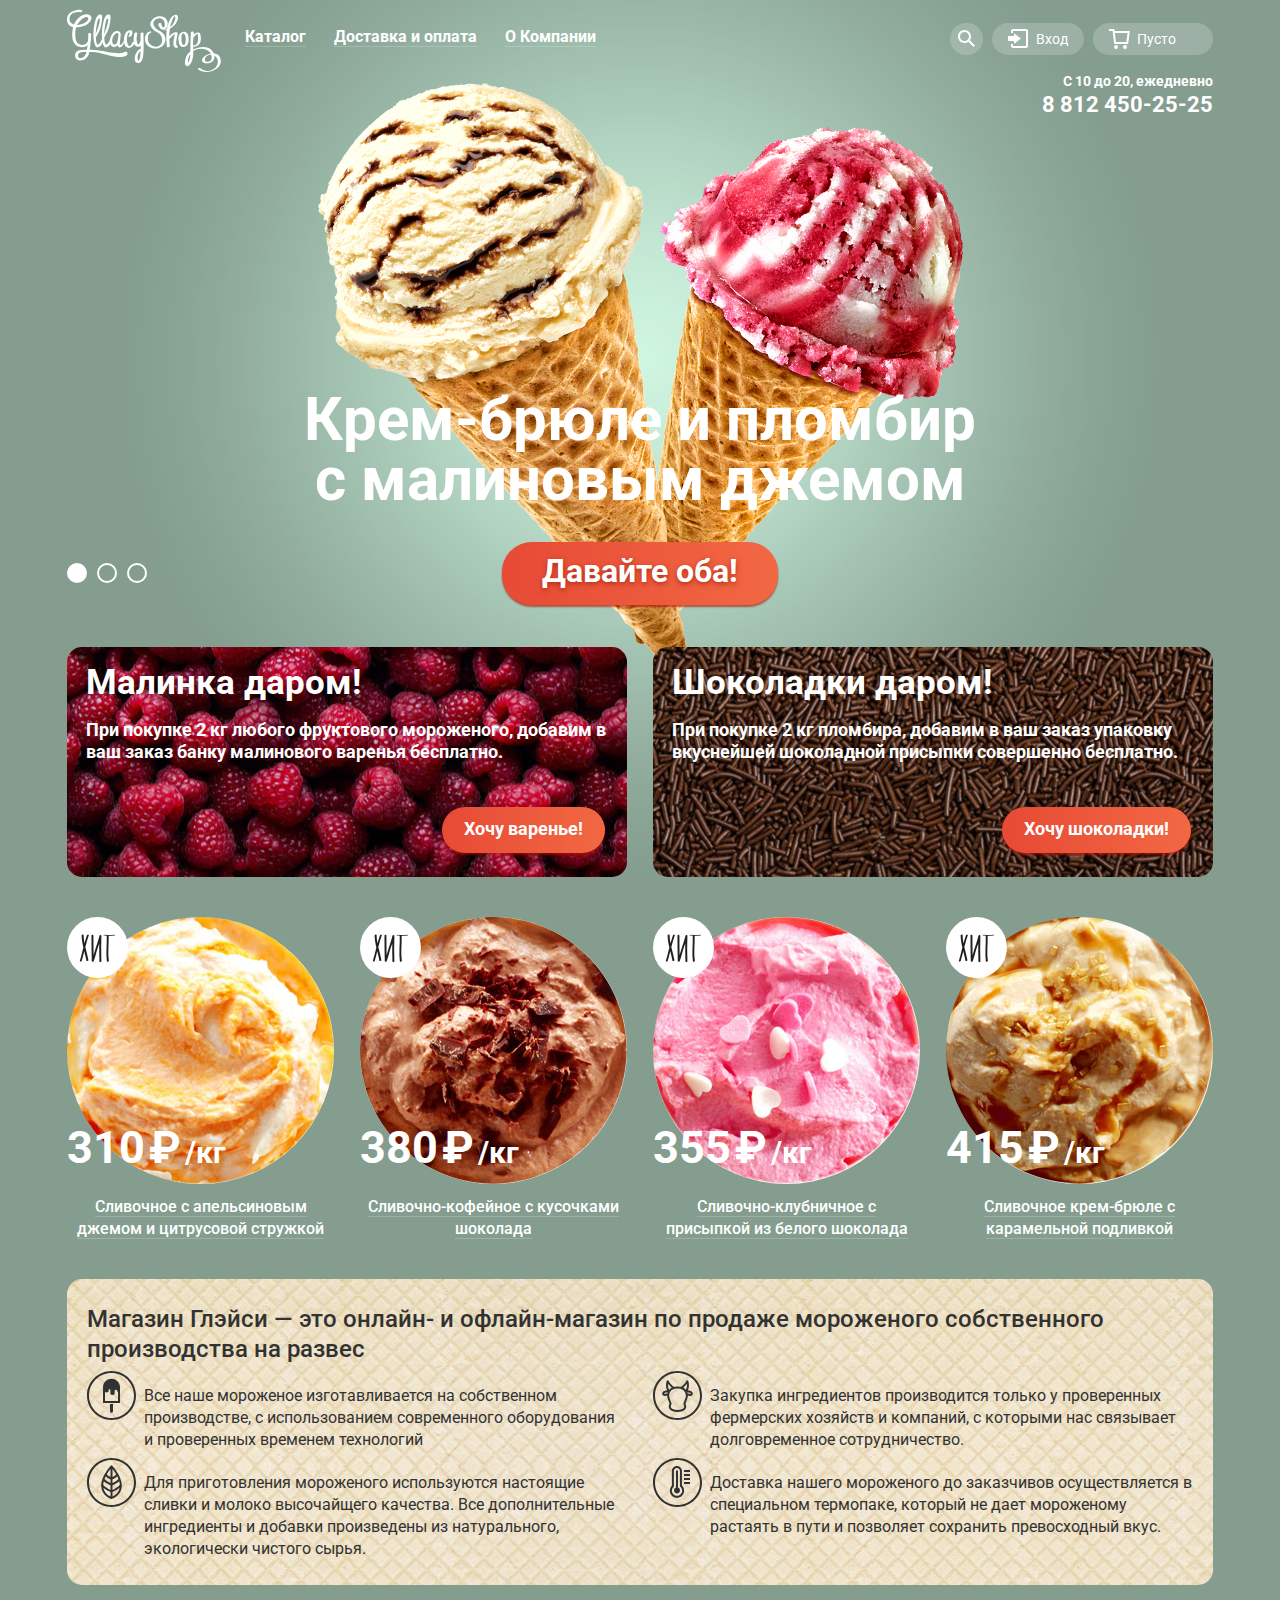
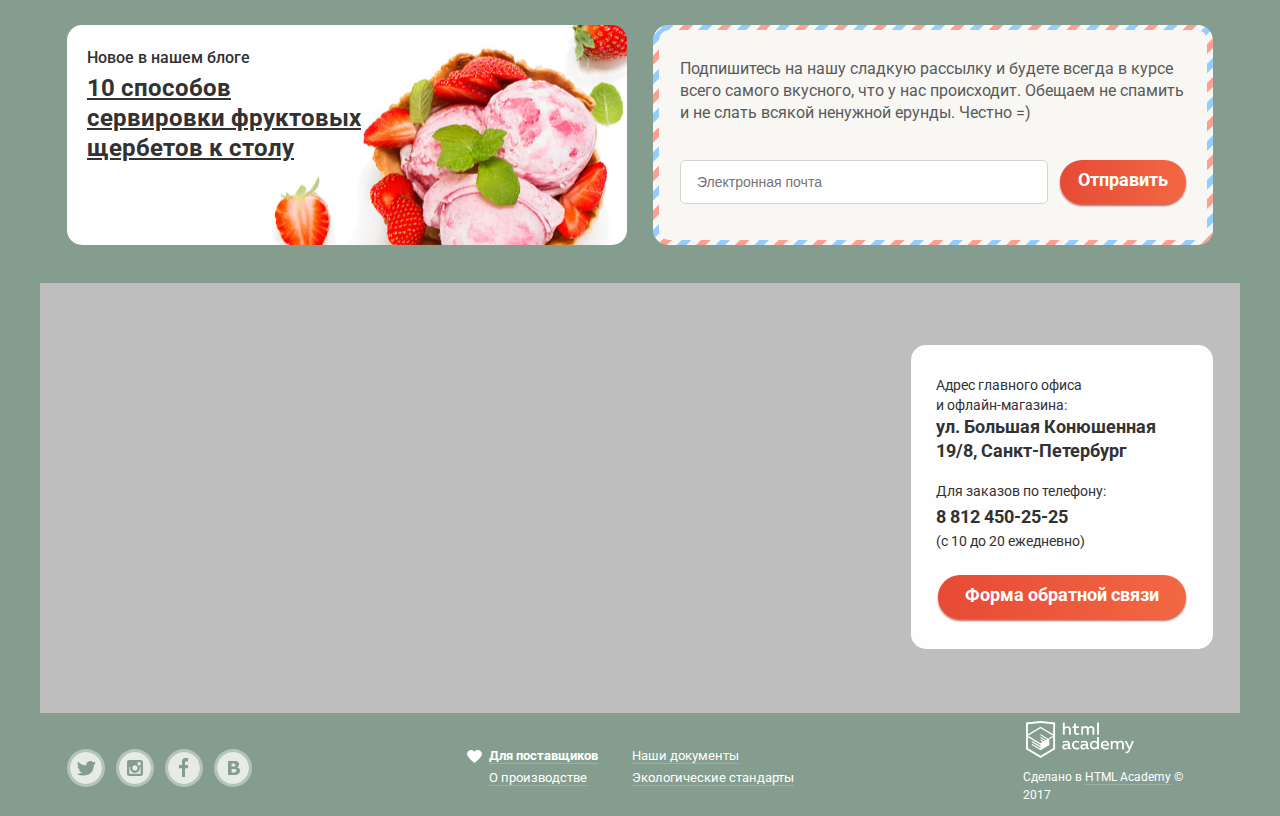
<file: index.html>
﻿<!DOCTYPE html>
<html lang="ru">
  <head>
    <meta charset="utf-8">  
    <title>HTML Academy: Глейси</title>
    <link href="css/normalize.css" rel="stylesheet">
    <link href="https://fonts.googleapis.com/css?family=Roboto:400,500,700&amp;subset=cyrillic" rel="stylesheet">
    <link href="css/style.css" rel="stylesheet">
  </head>
  <body>
    <input class="visually_hidden" type="radio" name="promo_control" id="promo_control_1" checked> 
    <input class="visually_hidden" type="radio" name="promo_control" id="promo_control_2">
    <input class="visually_hidden" type="radio" name="promo_control" id="promo_control_3">
    <div class="cite_wrapper">
        <header class="main_header">
          <nav class="main_nav">
            <div class="wrapper_central">
              <a class="main_logo">
                <img src=img/logo_main.svg alt="логотип" width="154" height="64">
              </a>

              <ul class="main_nav_list">
                <li class="main_nav_list_item catalog_menu">
                  <a class="catalog_menu_control"><span class="underlined">Каталог</span></a>
                  <div class="catalog_menu_dropdown_wrapper">
                    <ul class="catalog_menu_dropdown">
                      <li><a><span class="catalog_menu_dropdown_novelties">Новинки</span></a></li>
                      <li><a href="catalog.html" class="catalog_menu_dropdown_selected">Сливочное</a></li>
                      <li><a>Щербеты</a></li>
                      <li><a>Фруктовый лед</a></li>
                      <li><a>Мелорин</a></li>
                    </ul>
                  </div>
                </li>
                <li class="main_nav_list_item delivery">
                  <a href="delivery.html"><span class="underlined">Доставка и оплата</span></a>
                </li>
                <li class="main_nav_list_item about_company">
                  <a href="about.html"><span class="underlined">О Компании</span></a>
                </li>
              </ul>

              <div class="user_nav">
                <div class="user_nav_item nav_search">
                  <div class="nav_form_wrap">
                    <form class="nav_search_form" action="https://echo.htmlacademy.ru" method="get">
                      <label class="visually_hidden" for="nav_search_input">Поиск</label>
                      <input class="user_input" type="text" id="nav_search_input" placeholder="Что ищем?">
                    </form>
                  </div>
                </div>

                <div class="user_nav_item nav_auth">
                  <span>Вход</span>
                  <div class="nav_form_wrap">
                    <form class="nav_auth_form" action="https://echo.htmlacademy.ru" method="post">
                      <div class="nav_auth_user_email">
                        <label class="visually_hidden" for="nav_auth_user_email_input">Электронная почта</label>
                        <input class="user_input" type="text" id="nav_auth_user_email_input" name="user_email" placeholder="Электронная почта">
                      </div>
                      <div class="nav_auth_user_password">
                        <label class="visually_hidden" for="nav_auth_user_password_input">Пароль</label>
                        <input class="user_input" type="password" id="nav_auth_user_password_input" name="user_password" placeholder="Пароль"> 
                      </div>
                      <button class="button_go" name="auth_request" type="submit">Войти</button>
                      <div class="nav_auth_links">
                        <a class="nav_auth_links_item">Забыли пароль?</a>
                        <a class="nav_auth_links_item">Новая регистрация</a>
                      </div>
                    </form>
                  </div>
                </div>

                <div class="user_nav_item nav_cart empty">
                  <span>Пусто</span>
                </div>
              </div>
            </div>
          </nav>
          <div class="wrapper_central">
            <p class="phone_contacts">
              <span>С 10 до 20, ежедневно</span><br>
              <span>8 812 450-25-25</span>
            </p>
          </div>
        </header>

        <main>
          <h1 class="visually_hidden">Магазин мороженого Глейси</h1>
          <section class="promo">
            <div class="wrapper_central">
              <h2 class="visually_hidden">Текущие акции</h2>
              <div class="promo_control_wrap">
                <label for="promo_control_1">Первая</label>
                <label for="promo_control_2">Вторая</label>
                <label for="promo_control_3">Третья</label>
              </div>
              <div class="promo_content">
                <p class="promo_content_item promo_slide_1">Крем-брюле и пломбир с малиновым джемом</p>
                <p class="promo_content_item promo_slide_2">Шоколадный пломбир и лимонный сорбет</p>
                <p class="promo_content_item promo_slide_3">Пломбир с помадкой и клубничный щербет</p>
                <button class="promo_button button_go" type="button">Давайте оба!</button>
              </div>
            </div>
          </section>

          <section class="bonus">
            <div class="wrapper_central">
              <h2 class="visually_hidden">Бонусы при покупке</h2>
              <ul class="bonus_list">
                <li class="bonus_list_item bonus_raspberry">
                  <h3>Малинка даром!</h3>
                  <p>
                    При покупке 2 кг любого фруктового мороженого, 
                    добавим в ваш заказ банку малинового варенья бесплатно.
                  </p>
                  <button class="bonus_submit button_go" type="button">Хочу варенье!</button>
                </li>
                <li class="bonus_list_item bonus_chocolate">
                  <h3>Шоколадки даром!</h3>
                  <p>
                    При покупке 2 кг пломбира, добавим в ваш заказ упаковку
                    вкуснейшей шоколадной присыпки совершенно бесплатно.
                  </p>
                  <button class="bonus_submit button_go" type="button">Хочу шоколадки!</button>
                </li> 
              </ul>
            </div>
          </section>

          <section class="catalog">
            <div class="wrapper_central">
              <h2 class="visually_hidden">Каталог продукции</h2>

              <ul class="catalog_list">
                <li class="catalog_list_item">
                  <div class="catalog_list_item_img_container">
                    <img src="img/ice_cream_1.jpg" width="267" height="267" alt="мороженое сливочное с апельсиновым джемом">
                    <div class="catalog_list_item_price">
                      <span class="catalog_list_item_price_value">310</span>
                      <span class="catalog_list_item_price_currency">&#8381;</span>
                      <span class="catalog_list_item_price_unit">/кг</span>
                    </div>
                  </div>
                  <a class="catalog_list_item_link" href="catalog_item.html"><span class="underlined">Сливочное с апельсиновым джемом и цитрусовой стружкой</span></a>
                  <div class="catalog_list_item_hover">
                    <button class="catalog_list_item_hover_button button_go" type="button">Быстрый просмотр</button>
                  </div>
                </li>

                <li class="catalog_list_item">
                  <div class="catalog_list_item_img_container">
                    <img src="img/ice_cream_2.jpg" width="267" height="267" alt="мороженое cливочно-кофейное с кусочками шоколада">
                    <div class="catalog_list_item_price">
                      <span class="catalog_list_item_price_value">380</span>
                      <span class="catalog_list_item_price_currency">&#8381;</span>
                      <span class="catalog_list_item_price_unit">/кг</span>
                    </div>
                  </div>
                  <a class="catalog_list_item_link" href="catalog_item.html"><span class="underlined">Сливочно-кофейное с кусочками шоколада</span></a>
                  <div class="catalog_list_item_hover">
                    <button class="catalog_list_item_hover_button button_go" type="button">Быстрый просмотр</button>
                  </div>
                </li>

                <li class="catalog_list_item">
                  <div class="catalog_list_item_img_container">
                    <img src="img/ice_cream_3.jpg" width="267" height="267" alt="мороженое cливочно-клубничное с присыпкой из белого шоколада">
                    <div class="catalog_list_item_price">
                      <span class="catalog_list_item_price_value">355</span>
                      <span class="catalog_list_item_price_currency">&#8381;</span>
                      <span class="catalog_list_item_price_unit">/кг</span>
                    </div>
                  </div>
                  <a class="catalog_list_item_link" href="catalog_item.html"><span class="underlined">Сливочно-клубничное с присыпкой из белого шоколада</span></a>
                  <div class="catalog_list_item_hover">
                    <button class="catalog_list_item_hover_button button_go" type="button">Быстрый просмотр</button>
                  </div>
                </li>

                <li class="catalog_list_item">
                  <div class="catalog_list_item_img_container">
                    <img src="img/ice_cream_4.jpg" width="267" height="267" alt="мороженое cливочное крем-брюле с карамельной подливкой">
                    <div class="catalog_list_item_price">
                      <span class="catalog_list_item_price_value">415</span>
                      <span class="catalog_list_item_price_currency">&#8381;</span>
                      <span class="catalog_list_item_price_unit">/кг</span>
                    </div>
                  </div>
                  <a class="catalog_list_item_link" href="catalog_item.html"><span class="underlined">Сливочное крем-брюле с карамельной подливкой</span></a>
                  <div class="catalog_list_item_hover">
                    <button class="catalog_list_item_hover_button button_go" type="button">Быстрый просмотр</button>
                  </div>
                </li>
              </ul>
            </div>
          </section>

          <section class="about_us">
            <div class="wrapper_central">
              <h2>
                Магазин Глэйси — это онлайн- и офлайн-магазин по продаже 
                мороженого собственного производства на развес
              </h2>
              <p class="about_us_fact">
                Все наше мороженое изготавливается на собственном производстве, с использованием современного 
                оборудования и проверенных временем технологий
              </p>
              <p class="about_us_fact">
                Закупка ингредиентов  производится только у проверенных фермерских хозяйств и компаний, 
                с которыми нас связывает долговременное сотрудничество.
              </p>
              <p class="about_us_fact">
                Для приготовления мороженого используются настоящие сливки и молоко высочайщего качества. 
                Все дополнительные ингредиенты и добавки произведены из натурального, 
                экологически чистого сырья.
              </p>
              <p class="about_us_fact">
                Доставка нашего мороженого до заказчивов осуществляется в специальном термопаке, который 
                не дает мороженому растаять в пути и позволяет сохранить превосходный вкус.
              </p>
            </div>
          </section>

          <section class="communication">
            <div class="wrapper_central">
              <h2 class="visually_hidden">Блог и рассылка</h2>
              <article class="communication_blog">
                <p>Новое в нашем блоге</p>
                <h3><a>10 способов сервировки фруктовых щербетов к столу</a></h3>
              </article>
              <div class="communication_mailing">
                <form class="communication_mailing_form" action="https://echo.htmlacademy.ru" method="post">
                  <p class="communication_mailing_form_p">
                    Подпишитесь на нашу сладкую рассылку и будете всегда в курсе всего самого вкусного, что у нас происходит.
                    Обещаем не спамить и не слать всякой ненужной ерунды. Честно =) 
                  </p>
                  <label class="visually_hidden" for="communication_mailing_form_usermail">Электронная почта</label>
                  <input class="user_input" type="email" placeholder="Электронная почта" id="communication_mailing_form_usermail">
                  <button class="button_go" type="submit">Отправить</button>
                </form>
              </div>
            </div>
          </section>

          <section class="contacts">
            <h2 class="visually_hidden">Контакты</h2>
            <div class="wrapper_central">
              <div class="contacts_map">
                <iframe src="https://yandex.ru/map-widget/v1/-/CBaC6AVFXC" width="1200" height="430"></iframe>
                <img src="img/map.png" width="1200" height="430" alt="адрес ул. Большая Конюшенная 19/8, Санкт-Петербург">
              </div>
              <article class="contacts_text">
                <h3 class="contacts_offline">
                  Адрес главного офиса<br> и офлайн-магазина:<br>
                  <b>ул. Большая Конюшенная 19/8, Санкт-Петербург</b>
                </h3>
                <p class="contacts_online">
                  Для заказов по телефону:<br>
                  <b>8 812 450-25-25</b><br> 
                  (с 10 до 20 ежедневно)
                </p>  
                <button class="contacts_feedback button_go" type="button"><span>Форма обратной связи</span></button>
              </article>
            </div>
          </section>
        </main>

        <footer class="footer_main">
          <div class="wrapper_central">
            <ul class="company_social">
              <li class="twitter company_social_item"><a class="visually_hidden">twitter</a></li>
              <li class="inst company_social_item"><a class="visually_hidden">instagram</a></li>  
              <li class="fb company_social_item"><a class="visually_hidden">facebook</a></li>
              <li class="vk company_social_item"><a class="visually_hidden">vkontakte</a></li>
            </ul>
            <ul class="company_info">
              <li class="company_info_suppliers"><a><span class="underlined">Для поставщиков</span></a></li>
              <li><a><span class="underlined">Наши документы</span></a></li>
              <li><a><span class="underlined">О производстве</span></a></li> 
              <li><a><span class="underlined">Экологические стандарты</span></a></li>
            </ul>
            <div class="made_by">
              <img src="img/logo-htmlacademy.svg" alt="логотип студии" width="108" height="39">
              <p>Сделано в <a href="https://htmlacademy.ru"><span class="underlined">HTML Academy</span></a> © 2017</p>
            </div>
          </div>
        </footer>
      </div>

      <section class="feedback">
        <h2 class="visually_hidden">Форма обратной связи</h2>
        <form>
          <p>Мы обязательно вам ответим!</p>
          <button type="button" class="feedback_close_button">Закрыть</button>
          
          <div class="feedback_username">
            <label class="visually_hidden" for="feedback_username_input">Ваше имя</label>
            <input class="user_input" type="text" placeholder="Как вас зовут?" id="feedback_username_input">
          </div>

          <div class="feedback_usermail">
            <label class="visually_hidden" for="feedback_usermail_input">Ваша почта для ответа</label>
            <input class="user_input" type="email" placeholder="Ваша почта для ответа" id="feedback_usermail_input">
          </div>

          <div class="feedback_usertext">
            <label class="visually_hidden" for="feedback_usertext_input">Напишите что-нибудь</label>
            <textarea class="user_input" rows="3" placeholder="Напишите что-нибудь..." id="feedback_usertext_input"></textarea>
          </div>

          <button class="feedback_submit button_go" type="submit">Отправить</button>
        </form>
      </section>
      <div class="darkening_wrapper"></div> 
    <script src="js/script.js"></script>
  </body>
</html>
</file>
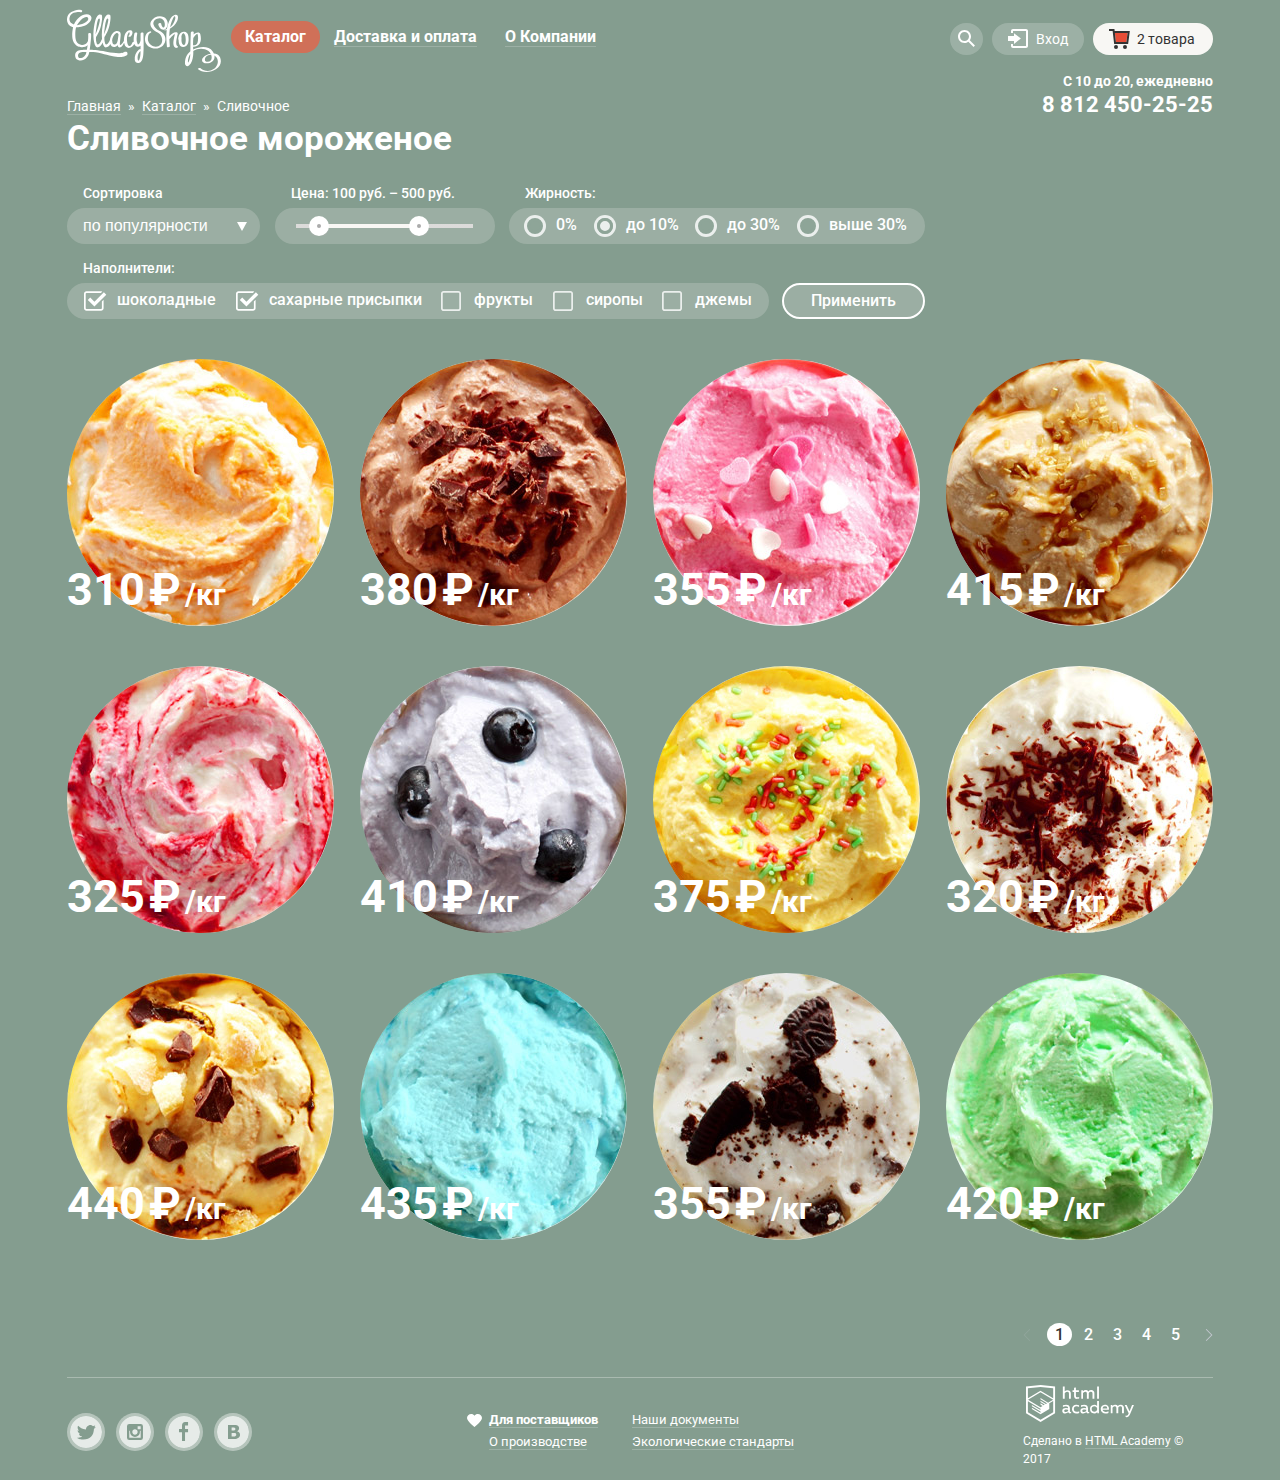
<file: catalog.html>
<!DOCTYPE html>
<html lang="ru">
  <head>  
    <meta charset="utf-8">
    <title>Каталог</title>
    <link href="css/normalize.css" rel="stylesheet">
    <link href="https://fonts.googleapis.com/css?family=Roboto:400,500,700&amp;subset=cyrillic" rel="stylesheet">
    <link href="css/style.css" rel="stylesheet">
  </head>
  <body class="catalog_page">
    <header class="main_header">
      <nav class="main_nav">
        <div class="wrapper_central">
          <a class="main_logo main_nav_item" href="index.html">
            <img src=img/logo_main.svg alt="логотип" width="154" height="64">
          </a>

          <ul class="main_nav_list">
            <li class="main_nav_list_item catalog_menu">
              <a class="catalog_menu_control"><span>Каталог</span></a>
              <div class="catalog_menu_dropdown_wrapper">
                <ul class="catalog_menu_dropdown">
                  <li><a><span class="catalog_menu_dropdown_novelties">Новинки</span></a></li>
                  <li><a href="catalog.html" class="catalog_menu_dropdown_selected">Сливочное</a></li>
                  <li><a>Щербеты</a></li>
                  <li><a>Фруктовый лед</a></li>
                  <li><a>Мелорин</a></li>
                </ul>
              </div>
            </li>
            <li class="main_nav_list_item delivery">
              <a href="delivery.html"><span class="underlined">Доставка и оплата</span></a>
            </li>
            <li class="main_nav_list_item about_company">
              <a href="about.html"><span class="underlined">О Компании</span></a>
            </li>
          </ul>

          <div class="user_nav main_nav_item">
            <div class="user_nav_item nav_search">
              <div class="nav_form_wrap">
                <form class="nav_search_form" action="https://echo.htmlacademy.ru" method="get">
                  <label class="visually_hidden" for="nav_search_form_input">Поиск</label>
                  <input class="user_input" type="text" id="nav_search_form_input" placeholder="Что ищем?">
                </form>
              </div>
            </div>

            <div class="user_nav_item main_nav_item nav_auth">
              <span>Вход</span>
              <div class="nav_form_wrap">
                <form class="nav_auth_form" action="https://echo.htmlacademy.ru" method="post">
                  <div class="nav_auth_user_email">
                    <label class="visually_hidden" for="nav_auth_user_email_input">Электронная почта</label>
                    <input class="user_input" type="text" id="nav_auth_user_email_input" name="user_email" placeholder="Электронная почта">
                  </div>
                  <div class="nav_auth_user_password">
                    <label class="visually_hidden" for="nav_auth_user_password_input">Пароль</label>
                    <input class="user_input" type="password" id="nav_auth_user_password_input" name="user_password" placeholder="Пароль"> 
                  </div>
                  <button class="button_go" name="auth_request" type="submit">Войти</button>
                  <div class="nav_auth_links">
                    <a class="nav_auth_links_item">Забыли пароль?</a>
                    <a class="nav_auth_links_item">Новая регистрация</a>
                  </div>
                </form>
              </div>
            </div>

            <div class="user_nav_item main_nav_item nav_cart full">
              <span>2 товара</span>
              <div class="nav_form_wrap">
                <form class="nav_cart_form" action="https://echo.htmlacademy.ru" method="post">  
                  <div class="nav_cart_content">
                    <ul class="nav_cart_item">
                      <li class="nav_cart_item_close"><button class="nav_cart_item_close_button">Закрыть</button></li>
                      <li class="nav_cart_item_img"><img src="img/ice_cream_cart_1.jpg" width="33" height="33" alt="пломбир с апельсиновым джемом"></li>
                      <li class="nav_cart_item_name"><a>Пломбир с апельсиновым джемом</a></li>
                      <li class="nav_cart_item_kilo_price">1,5 кг х <span>200 руб.</span></li>
                      <li class="nav_cart_item_price">300 руб.</li>
                    </ul>
                    <ul class="nav_cart_item"> 
                      <li class="nav_cart_item_close"><button class="nav_cart_item_close_button">Закрыть</button></li>
                      <li class="nav_cart_item_img"><img src="img/ice_cream_cart_2.jpg" width="33" height="33" alt="клубничный пломбир с присыпкой из белого шоколада"></li>
                      <li class="nav_cart_item_name"><a>Клубничный пломбир с присыпкой из белого шоколада</a></li>
                      <li class="nav_cart_item_kilo_price">1,5 кг х <span>300 руб.</span></li>
                      <li class="nav_cart_item_price">450 руб.</li>
                    </ul>
                  </div>
                  <b>Итого: 750 руб.</b>
                  <button class="nav_cart_form_submit_button button_go" name="cart_submit" type="submit">Оформить заказ</button>
                </form>
              </div>
            </div>
          </div>
        </div>
      </nav>

      <div class="wrapper_central">
        <p class="phone_contacts">
          <span>С 10 до 20, ежедневно</span><br>
          <span>8 812 450-25-25</span>
        </p>
      </div>
    </header>
    
    <main>
      <h1 class="visually_hidden">Каталог магазина мороженого</h1>
      <section class="secondary_nav">
        <div class="wrapper_central">
          <ul class="secondary_nav_breadcrumbs">
            <li><a href="index.html"><span class="underlined">Главная</span></a></li>
            <li><span class="secondary_nav_breadcrumbs_delimiter">&raquo;</span></li>
            <li><a href="catalog.html"><span class="underlined">Каталог</span></a></li>
            <li><span class="secondary_nav_breadcrumbs_delimiter">&raquo;</span></li>
            <li>Сливочное</li>
          </ul>
          <h2>Сливочное мороженое</h2>
        </div>
      </section>
      <section class="product_filter">
        <div class="wrapper_central">
          <h2 class="visually_hidden">Фильтр каталога продукции</h2>
          <form class="product_filter_form" action="https://echo.htmlacademy.ru" method="get">
            <div class="product_filter_sort">
              <label for="product_filter_sort_select" class="filter_criteria_name">Сортировка</label>
              <select class="product_filter_control" id="product_filter_sort_select">
                <option>по популярности</option> 
                <option>сначала недорогие</option>
                <option>сначала дорогие</option>
                <option>по жирности</option>
              </select>           
            </div>
            <div class="product_filter_price">
              <span class="filter_criteria_name">Цена: 100 руб. – 500 руб.</span>
              <div class="product_filter_price_range product_filter_control">
                <div class="product_filter_price_range_line"></div>
              </div> 
            </div>
            <div class="product_filter_fat_content">
              <fieldset>
                <legend class="filter_criteria_name">Жирность:</legend>
                <div class="product_filter_control">
                  <input type="radio" name="fat_content_select_item" id="product_filter_fat_content_0">
                  <label for="product_filter_fat_content_0">0%</label>
                  <input type="radio" name="fat_content_select_item" id="product_filter_fat_content_less10" checked>
                  <label for="product_filter_fat_content_less10">до 10%</label>
                  <input type="radio" name="fat_content_select_item" id="product_filter_fat_content_less30">
                  <label for="product_filter_fat_content_less30">до 30%</label>
                  <input type="radio" name="fat_content_select_item" id="product_filter_fat_content_more30">
                  <label for="product_filter_fat_content_more30">выше 30%</label>
                </div>
              </fieldset>
            </div> 
            <div class="product_filter_fillers">
              <fieldset>
                <legend class="filter_criteria_name">Наполнители:</legend>
                <div class="product_filter_control">
                  <input type="checkbox" name="choco" id="product_filter_fillers_choco" checked>
                  <label for="product_filter_fillers_choco">шоколадные</label>
                  <input type="checkbox" name="sugar" id="product_filter_fillers_sugar" checked>
                  <label for="product_filter_fillers_sugar">сахарные присыпки</label>
                  <input type="checkbox" name="fruits" id="product_filter_fillers_fruits">
                  <label for="product_filter_fillers_fruits">фрукты</label>
                  <input type="checkbox" name="syrup" id="product_filter_fillers_syrop">
                  <label for="product_filter_fillers_syrop">сиропы</label>
                  <input type="checkbox" name="jam" id="product_filter_fillers_jam">
                  <label for="product_filter_fillers_jam">джемы</label>
                </div>
              </fieldset>
            </div>
            <button class="submit_filter" type="submit">Применить</button>
          </form>
        </div>
      </section>

      <section class="product_result">
        <div class="wrapper_central">
          <h2 class="visually_hidden">Каталог продукции</h2>
          <ul class="catalog_list">

            <li class="catalog_list_item">
              <div class="catalog_list_item_img_container">
                <img src="img/ice_cream_1.jpg" width="267" height="267" alt="мороженое сливочное с апельсиновым джемом">
                <div class="catalog_list_item_price">
                  <span class="catalog_list_item_price_value">310</span>
                  <span class="catalog_list_item_price_currency">&#8381;</span>
                  <span class="catalog_list_item_price_unit">/кг</span>
                </div>
              </div>
              <div class="catalog_list_item_hover">
                <a class="catalog_list_item_link" href="catalog_item.html"><span class="underlined">Сливочное с апельсиновым джемом и цитрусовой стружкой</span></a>
                <button class="catalog_list_item_hover_button button_go" type="button">Быстрый просмотр</button>
              </div>
            </li>

            <li class="catalog_list_item">
              <div class="catalog_list_item_img_container">
                <img src="img/ice_cream_2.jpg"  width="267" height="267" alt="мороженое сливочно-кофейное с кусочками шоколада">
                <div class="catalog_list_item_price">
                  <span class="catalog_list_item_price_value">380</span>
                  <span class="catalog_list_item_price_currency">&#8381;</span>
                  <span class="catalog_list_item_price_unit">/кг</span>
                </div>
              </div>
              <div class="catalog_list_item_hover">
                <a class="catalog_list_item_link" href="catalog_item.html"><span class="underlined">Сливочно-кофейное с кусочками шоколада</span></a>
                <button class="catalog_list_item_hover_button button_go" type="button">Быстрый просмотр</button>
              </div>
            </li>
            <li class="catalog_list_item">
              <div class="catalog_list_item_img_container">
                <img src="img/ice_cream_3.jpg" width="267" height="267" alt="мороженое сливочно-клубничное">
                <div class="catalog_list_item_price">
                  <span class="catalog_list_item_price_value">355</span>
                  <span class="catalog_list_item_price_currency">&#8381;</span>
                  <span class="catalog_list_item_price_unit">/кг</span>
                </div>
              </div>
              <div class="catalog_list_item_hover">
                <a class="catalog_list_item_link" href="catalog_item.html"><span class="underlined">Сливочно-клубничное с присыпкой из белого шоколада</span></a>
                <button class="catalog_list_item_hover_button button_go" type="button">Быстрый просмотр</button>
              </div>
            </li>
            <li class="catalog_list_item">
              <div class="catalog_list_item_img_container">
                <img src="img/ice_cream_4.jpg" width="267" height="267" alt="мороженое сливочное крем-брюле с карамельной подливкой">
                <div class="catalog_list_item_price">
                  <span class="catalog_list_item_price_value">415</span>
                  <span class="catalog_list_item_price_currency">&#8381;</span>
                  <span class="catalog_list_item_price_unit">/кг</span>
                </div>
              </div>
              <div class="catalog_list_item_hover">
                <a class="catalog_list_item_link" href="catalog_item.html"><span class="underlined">Сливочное крем-брюле с карамельной подливкой</span></a>
                <button class="catalog_list_item_hover_button button_go" type="button">Быстрый просмотр</button>
              </div>
            </li>
            <li class="catalog_list_item">
              <div class="catalog_list_item_img_container">
                <img src="img/ice_cream_5.jpg"  width="267" height="267" alt="мороженое сливочное с брусничным джемом">
                <div class="catalog_list_item_price">
                  <span class="catalog_list_item_price_value">325</span>
                  <span class="catalog_list_item_price_currency">&#8381;</span>
                  <span class="catalog_list_item_price_unit">/кг</span>
                </div>
              </div>
              <div class="catalog_list_item_hover">
                <a class="catalog_list_item_link" href="catalog_item.html"><span class="underlined">Сливочное с брусничным джемом</span></a>
                <button class="catalog_list_item_hover_button button_go" type="button">Быстрый просмотр</button>
              </div>
            </li>
            <li class="catalog_list_item">
              <div class="catalog_list_item_img_container">
                <img src="img/ice_cream_6.jpg"  width="267" height="267" alt="мороженое сливочно-черничное"> 
                <div class="catalog_list_item_price">
                  <span class="catalog_list_item_price_value">410</span>
                  <span class="catalog_list_item_price_currency">&#8381;</span>
                  <span class="catalog_list_item_price_unit">/кг</span>
                </div>
              </div>
              <div class="catalog_list_item_hover">
                <a class="catalog_list_item_link" href="catalog_item.html"><span class="underlined">Сливочно-черничное с цельными ягодами черники</span></a>
                <button class="catalog_list_item_hover_button button_go" type="button">Быстрый просмотр</button>
              </div>
            </li>
            <li class="catalog_list_item">
              <div class="catalog_list_item_img_container">
                <img src="img/ice_cream_7.jpg" width="267" height="267" alt="мороженое сливочно-лимонное с карамельной присыпкой">
                <div class="catalog_list_item_price">
                  <span class="catalog_list_item_price_value">375</span>
                  <span class="catalog_list_item_price_currency">&#8381;</span>
                  <span class="catalog_list_item_price_unit">/кг</span>
                </div>
              </div>
              <div class="catalog_list_item_hover">
                <a class="catalog_list_item_link" href="catalog_item.html"><span class="underlined">Сливочно-лимонное с карамельной присыпкой</span></a>
                <button class="catalog_list_item_hover_button button_go" type="button">Быстрый просмотр</button>
              </div>
            </li>
            <li class="catalog_list_item">
              <div class="catalog_list_item_img_container">
                <img src="img/ice_cream_8.jpg" width="267" height="267" alt="мороженое сливочное с шоколадной стружкой">
                <div class="catalog_list_item_price">
                  <span class="catalog_list_item_price_value">320</span>
                  <span class="catalog_list_item_price_currency">&#8381;</span>
                  <span class="catalog_list_item_price_unit">/кг</span>
                </div>
              </div>
              <div class="catalog_list_item_hover">
                <a class="catalog_list_item_link" href="catalog_item.html"><span class="underlined">Сливочное с шоколадной стружкой</span></a>
                <button class="catalog_list_item_hover_button button_go" type="button">Быстрый просмотр</button>
              </div>
            </li>
            <li class="catalog_list_item">
              <div class="catalog_list_item_img_container">
                <img src="img/ice_cream_9.jpg" width="267" height="267" alt="мороженое сливочно-ванильное с кусочками шоколада">
                <div class="catalog_list_item_price">
                  <span class="catalog_list_item_price_value">440</span>
                  <span class="catalog_list_item_price_currency">&#8381;</span>
                  <span class="catalog_list_item_price_unit">/кг</span>
                </div>
              </div>
              <div class="catalog_list_item_hover">
                <a class="catalog_list_item_link" href="catalog_item.html"><span class="underlined">Сливочно-ванильное с кусочками шоколада</span></a>
                <button class="catalog_list_item_hover_button button_go" type="button">Быстрый просмотр</button>
              </div>
            </li>
            <li class="catalog_list_item">
              <div class="catalog_list_item_img_container">
                <img src="img/ice_cream_10.jpg" width="267" height="267" alt="мороженое сливочноe с ментоловым сиропом">
                <div class="catalog_list_item_price">
                  <span class="catalog_list_item_price_value">435</span>
                  <span class="catalog_list_item_price_currency">&#8381;</span>
                  <span class="catalog_list_item_price_unit">/кг</span>
                </div>
              </div>
              <div class="catalog_list_item_hover">
                <a class="catalog_list_item_link" href="catalog_item.html"><span class="underlined">Сливочноe с ментоловым сиропом</span></a>
                <button class="catalog_list_item_hover_button button_go" type="button">Быстрый просмотр</button>
              </div>
            </li>
            <li class="catalog_list_item">
              <div class="catalog_list_item_img_container">
                <img src="img/ice_cream_11.jpg"  width="267" height="267" alt="мороженое сливочное с кусочками черного шоколада">
                <div class="catalog_list_item_price">
                  <span class="catalog_list_item_price_value">355</span>
                  <span class="catalog_list_item_price_currency">&#8381;</span>
                  <span class="catalog_list_item_price_unit">/кг</span>
                </div>
              </div>
              <div class="catalog_list_item_hover">
                <a class="catalog_list_item_link" href="catalog_item.html"><span class="underlined">Сливочное с кусочками черного шоколада</span></a>
                <button class="catalog_list_item_hover_button button_go" type="button">Быстрый просмотр</button>
              </div>
            </li>
            <li class="catalog_list_item">
              <div class="catalog_list_item_img_container">
                <img src="img/ice_cream_12.jpg"  width="267" height="267" alt="мороженое сливочное с мятным сиропом">
                <div class="catalog_list_item_price">
                  <span class="catalog_list_item_price_value">420</span>
                  <span class="catalog_list_item_price_currency">&#8381;</span>
                  <span class="catalog_list_item_price_unit">/кг</span>
                </div>
              </div>
              <div class="catalog_list_item_hover">
                <a class="catalog_list_item_link" href="catalog_item.html"><span class="underlined">Сливочное с мятным сиропом</span></a>
                <button class="catalog_list_item_hover_button button_go" type="button">Быстрый просмотр</button>
              </div>
            </li>
          </ul>
          <div class="product_result_page_nav">
            <ul class="product_result_page_nav_list">
              <li class="product_result_page_nav_back"><a><span>назад</span></a></li>
              <li class="product_result_page_nav_list_item page_selected"><a>1</a></li>
              <li class="product_result_page_nav_list_item"><a>2</a></li>
              <li class="product_result_page_nav_list_item"><a>3</a></li>
              <li class="product_result_page_nav_list_item"><a>4</a></li>
              <li class="product_result_page_nav_list_item"><a>5</a></li>
              <li class="product_result_page_nav_forward"><a><span>вперед</span></a></li>
            </ul>
          </div>
        </div>
      </section>
    </main>

    <footer class="footer_main catalog_page_footer">
      <div class="wrapper_central">
        <ul class="company_social">
          <li class="twitter company_social_item"><a class="visually_hidden">twitter</a></li>
          <li class="inst company_social_item"><a class="visually_hidden">instagram</a></li>  
          <li class="fb company_social_item"><a class="visually_hidden">facebook</a></li>
          <li class="vk company_social_item"><a class="visually_hidden">vkontakte</a></li>
        </ul>
        <ul class="company_info">
          <li class="company_info_suppliers"><a><span class="underlined">Для поставщиков</span></a></li>
          <li><a><span class="underlined">Наши документы</span></a></li>
          <li><a><span class="underlined">О производстве</span></a></li>
          <li><a><span class="underlined">Экологические стандарты</span></a></li>
        </ul>
        <div class="made_by">
          <img src="img/logo-htmlacademy.svg" alt="логотип студии" width="110" height="45">
          <p>Сделано в <a href="https://htmlacademy.ru"><span class="underlined">HTML Academy</span></a> © 2017</p>
        </div>
      </div>
    </footer>

    <section class="feedback">
      <h2 class="visually_hidden">Форма обратной связи</h2>
      <form>
        <p>Мы обязательно вам ответим!</p>
        <button type="button" class="feedback_close">Закрыть</button>
        
        <div class="feedback_username">
          <label class="visually_hidden" for="feedback_username_input">Ваше имя</label>
          <input class="user_input" type="text" placeholder="Как вас зовут?" id="feedback_username_input">
        </div>

        <div class="feedback_usermail">
          <label class="visually_hidden" for="feedback_usermail_input">Ваша почта для ответа</label>
          <input class="user_input" type="email" placeholder="Ваша почта для ответа" id="feedback_usermail_input">
        </div>

        <div class="feedback_usertext">
          <label class="visually_hidden" for="feedback_usertext_input">Напишите что-нибудь</label>
          <textarea class="user_input" rows="3" placeholder="Напишите что-нибудь..." id="feedback_usertext_input"></textarea>
        </div>

        <button class="feedback_submit button_go" type="submit">Отправить</button>
      </form>
    </section>
  </body>
</html>
</file>
<file: css/style.css>
html {
    -webkit-box-sizing: border-box;
    box-sizing: border-box;
}

*, *::after, *::before {
    -webkit-box-sizing: inherit;
    box-sizing: inherit;
}

body {
    min-width: 1200px;
    margin: 0;
    padding: 0;
    font-family: "Roboto", "Arial", sans-serif;
    font-size: 16px;
    line-height: 22px;  
    font-weight: normal;
    color: #ffffff;
    background: #849d8f;
}

a {
    color: inherit;
    cursor: pointer;
    text-decoration: none;
}

a:hover, a:focus, a:active {
    color:#ffbc9e;
}

img {
    max-width: 100%;
    height: auto;
}

.user_input {
    height: 44px;
    width: 100%;
    padding-left: 14px;
    border: 1px solid #d3d3d2;
    border-radius: 5px;
    font-size: 14px;
    line-height: 24px;
    font-weight: normal;
    color: #323232;
}

.underlined {
    border-bottom: 1px solid rgba(255,255,255,0.2);
}

.button_go {
    padding: 8px 18px 12px;
    border: none;
    border-radius: 30px;
    font-family: "Roboto", "Arial", sans-serif;
    font-size: 18px;
    line-height: 24px; 
    font-weight: bold; 
    color: #ffffff;    
    background-image: -webkit-gradient( linear, left top, right top, from(rgb(231, 74, 53)), to(rgb(242,104,67)));    
    background-image: -webkit-linear-gradient( left, rgb(231, 74, 53) 0%, rgb(242,104,67) 100%);    
    background-image: -o-linear-gradient( left, rgb(231, 74, 53) 0%, rgb(242,104,67) 100%);    
    background-image: linear-gradient( 90deg, rgb(231, 74, 53) 0%, rgb(242,104,67) 100%);
    background-color: rgb(231, 74, 53);
    -webkit-box-shadow: 0px 2px 2px 0px rgba(172, 16, 0, 0.64);
    box-shadow: 0px 2px 2px 0px rgba(172, 16, 0, 0.64);
}

.wrapper_central {
    width: 1146px;
    margin: 0 auto;
}
  
.cite_wrapper { 
    min-width: 1200px;
    background: #849d8f url("../img/two_ice_creams_1.png") no-repeat top center;
}

.darkening_wrapper {
    width: 100%;
    height: 100%;
    top: 0;
    left: 0;
    position: fixed;
    background: rgba(0,0,0,0.3);
    display: none;
}

.darkening_on {
    display: block;
}

.visually_hidden {
    position: absolute;
    clip: rect(0 0 0 0);
    width: 1;
    height: 1;
    margin: -1;
}

.not_visible {
    display: none;
}

/*-----------------header-----------------------*/

.main_header {
    position: relative;
    margin-bottom: 25px;
}

.main_header .wrapper_central {
    position: relative;
}

.main_nav .wrapper_central {
    display: -webkit-box;
    display: -ms-flexbox;
    display: flex;
    -webkit-box-align: center;
    -ms-flex-align: center;
    align-items: center;
    -ms-flex-wrap: wrap;
    flex-wrap: wrap;
}

.main_nav_list {
    width: 406px;
    margin: 0;
    padding: 0;
    list-style: none;
}

.main_logo {
    width: 154px;
    height: 64px; 
    margin-top: 9px;   
}

.main_nav_list_item {
    display: inline-block;
    vertical-align: middle;
    font-size: 16px;
    line-height: 18px;
    font-weight: bold;
    margin-left: -4px;
}

li.main_nav_list_item:first-of-type {
    margin-left: 10px;
}

.main_nav_list_item a {
    padding: 7px 14px;
    -webkit-text-decoration-color: rgba(255,255,255, 0.5);
    text-decoration-color: rgba(255,255,255, 0.5);
}

.main_nav_list_item > a:hover {
    color: #323232;
    border-radius: 20px;
    background-color: #f8f7f4;
    text-decoration:none;
}

.main_nav_list_item > a:active {
    -webkit-box-shadow: inset 0px 2px 1px 0px #323232;
    box-shadow: inset 0px 2px 1px 0px #323232;
}

.catalog_menu {
    position: relative;
}

.catalog_menu_control {
    display: block;
    color: #ffffff;
    border-radius: 20px;
}

.catalog_menu_dropdown_wrapper {
    display: none;
    position: absolute;
    z-index: 15;
    top: 31px;
    left: 0;
    width: 145px;
    padding-top: 4px;
    font-size: 14px;
    line-height: 16px;
    font-weight: 400;
    color: #323232;
    border-radius: 5px;
}

.catalog_menu_dropdown {
    background-color: #f8f7f4;
    border-radius: 5px;
    list-style: none;
    padding: 0px;
}

.catalog_menu:hover .catalog_menu_dropdown_wrapper {
    display: block;
    -webkit-box-shadow: 0px 15px 25px 0px rgba(0,0,0,0.4);
    box-shadow: 0px 15px 25px 0px rgba(0,0,0,0.4);
}

.catalog_menu:hover .catalog_menu_control {
    padding: 7px 14px;
    color: #323232;
    border-radius: 20px;
    background-color: #f8f7f4;
    text-decoration: none;
}

.catalog_menu_dropdown a {
    display: block;
    text-decoration: none;
}

.catalog_menu_dropdown li:first-child a {
    border-top-left-radius: 5px;
    border-top-right-radius: 5px;
    padding-bottom: 0px;
} 

.catalog_menu_dropdown li:last-child a {  
    border-bottom-left-radius: 5px;
    border-bottom-right-radius: 5px;
}

.catalog_menu_dropdown_novelties {
    display: inline-block;
    width: 100%;
    padding-bottom: 7px;
    border-bottom: 1px solid rgba(0,0,0,0.2);
    font-weight: bold;
}

.catalog_menu_dropdown a:hover, .main_nav_catalog_dropdown a:focus {
    color: #323232;
    background-color: #fbded7; 
}

.catalog_menu_dropdown a:active {
    color: #323232;
    background-color: #f6b5a5;
}

/*--usernav--*/

.user_nav {
    display: -webkit-box;
    display: -ms-flexbox;
    display: flex;
    margin-left: auto;
    margin-top: 5px;
    -ms-flex-wrap: wrap;
    flex-wrap: wrap;
    width: 272px;
    -webkit-box-pack: justify;
    -ms-flex-pack: justify;
    justify-content: space-between;
    -webkit-box-align: center;
    -ms-flex-align: center;
    align-items: center;
}

.user_nav_item {
    position: relative;
    margin-left: 9px;   
    padding: 8px 12px 8px 44px;
    border: none;
    border-radius: 20px; 
    font-size: 14px;
    line-height: 16px;
    font-weight: normal;
    color: #ffffff;
    background-color: rgba(255,255,255,0.2);
}

.user_nav_item:hover {
    color: #323232;
    background-color: #f8f7f4;
}

.user_nav_item:hover .nav_form_wrap {
    display: block;
}

.nav_form_wrap {
    position: absolute;
    top: 32px;
    right: 0px;
    font-size: 13px;
    line-height: 16px;
    font-weight: normal;
    color: #323232;
    display: none;
    z-index: 10;
    padding-top: 4px;   
    background: transparent; 
    border-radius: 5px;
    -webkit-box-shadow: 0px 15px 25px 0px rgba(0,0,0,0.4);
    box-shadow: 0px 15px 25px 0px rgba(0,0,0,0.4);
}

.nav_form_wrap form {
    background-color: #f8f7f4;
    border-radius: 5px;
}

.nav_form_wrap b {
    font-size: 15px;
    line-height: 18px;
    font-weight: bold;
}

.nav_search {
	box-sizing: border-box;
    padding: 16px 0;
    -webkit-box-flex: 0;
    -ms-flex-positive: 0;
    flex-grow: 0;
    -ms-flex-preferred-size: 33px;
	width: 33px;
}

.nav_search::before {
    position: absolute;
    top: 7px;
    left: 8px;
    width: 17px;
    height: 17px;
    content: "";
    background: url("../img/search_icon.svg") no-repeat 0 0;
}

.nav_search:hover::before {
    background: url("../img/search_icon_dark.svg") no-repeat 0 0;
}

.nav_search .nav_form_wrap {
    width: 341px;
}

.nav_search_form {
    padding: 20px 15px;
}

.nav_auth {
	box-sizing: border-box;
	width: 92px;
}

.nav_auth::before {
    position: absolute;
    left: 16px;
    bottom: 7px;
    width: 21px;
    height: 19px;
    content: "";
    background: url("../img/auth_icon.svg") no-repeat 0 0;
}

.nav_auth:hover::before {
    background: url("../img/auth_icon_dark.svg") no-repeat 0 0;
}

.nav_auth .nav_form_wrap {
    width: 277px;
}

.nav_auth_form {
    padding: 20px 17px 20px 19px
}

.nav_auth_form .button_go {
    vertical-align: top;
    padding: 8px 25px 12px;
}

.nav_auth_user_email, .nav_auth_user_password {
    padding-bottom: 20px; 
}

.nav_auth_links {
    display: inline-block;
    width: 136px;
    margin-top: 2px;
    padding-left: 16px;
    vertical-align: top;
    text-decoration: underline;
}

.nav_auth_links_item {
    display: inline-block;
    margin-bottom: 6px;
    text-decoration: underline;
}

.nav_cart {
	box-sizing: border-box;
    -webkit-box-flex: 1;
    -ms-flex-positive: 1;
    flex-grow: 1;
}

.nav_cart.empty::before {
    content: "";
    width: 21px;
    height: 20px;
    bottom: 6px;
    left: 16px;
    position: absolute;
    background: url("../img/basket_empty_icon.svg") no-repeat 0 0;
}

.nav_cart.empty:hover::before {
    background: url("../img/basket_icon_dark.svg") no-repeat 0 0;
}

.nav_cart.full {
    color: #323232;
    background-color: #f8f7f4;
}

.nav_cart.full::before {
    content: "";
    width: 21px;
    height: 20px;
    bottom: 6px;
    left: 16px;
    position: absolute;
    background: url("../img/basket_full_icon.svg") no-repeat 0 0;
}

.nav_cart .nav_form_wrap {
    width: 540px;
    display: none;
}

.nav_cart_form {
    padding: 20px 16px;
}

.nav_cart_form ul {
    list-style: none;
    padding-left: 0;
}

.nav_cart_content {
    margin-bottom: 24px;
}

.nav_cart_item {
    display: flex;
    align-items: center;
    margin: 0;
    margin-bottom: 20px; 
}

.nav_cart_item a {
    text-decoration: none;
}

.nav_cart_item img {
    width: 33px;
    height: 33px;
    display: block;
    border-radius: 50%;
}

.nav_cart_item_close {
    width: 11px;
    margin-right: 14px;
}

.nav_cart_item_img {
    width: 33px;
    margin-right: 13px;
}

.nav_cart_item_name {
    width: 216px;
    height: 16px;
    margin-right: 31px;
}

.nav_cart_item_kilo_price {
    margin-right: 28px;
}

.nav_cart_item_kilo_price span {
    color: #999999;
}

.nav_cart_item_price {
    width: 50px;
}

.nav_cart_item_close_button {
    font-size: 0;
    background-color: transparent;
    border: 0;
    padding: 0;
    cursor: pointer;
}

.nav_cart_item_close_button::before {
    content: "";
    width: 11px;
    height: 11px;
    display: inline-block;
    background: url("../img/Х.svg") no-repeat center;
}

.nav_cart_form b {
    display: block;
    text-align: right;
    padding-top: 13px;
    padding-bottom: 15px;
    border-top: 1px solid #cacac7;
}

.nav_cart_form_submit_button {
    display: block;
    margin-left: auto;
    padding: 8px 14px 12px;
}

.phone_contacts {
    position: absolute;
    right: 0px;
    margin: 0;
    font-size: 14px;
    line-height: 16px;
    font-weight: bold;
    text-align: right;
}

.phone_contacts span:nth-of-type(2) {
    display: inline-block;
    font-size: 22px;
    line-height: 24px;
    margin-top: 4px;
}

/*-------------promo block-----------------------*/

.promo{
    margin-bottom: 42px;
}

.promo .wrapper_central {
    position: relative;
}

.promo_control_wrap {
    position: absolute;
    bottom: 20px;
}

.promo_content {
    text-align: center;
}

.promo_content_item {
    margin: 0;
    padding-top: 292px; /*299*/
    padding-left: 230px;
    padding-right: 230px;
    font-size: 60px;
    line-height: 60px;
    font-weight: bold;
}

.promo_slide_2, .promo_slide_3 {
    display: none;
}

.promo_control_wrap label {
    display: inline-block;
    width: 20px;
    height: 20px;
    margin-right: 6px;
    vertical-align: top;
    background-color: transparent;
    border: 2px solid #ffffff;
    border-radius: 50%;
    cursor: pointer;
    text-indent: -1000px;
}

.promo_control_wrap label:hover {
    background: rgba(248,247,244,0.4);
}

#promo_control_1:checked ~ .cite_wrapper label[for="promo_control_1"] {
    background-color: #ffffff;
}

#promo_control_2:checked ~ .cite_wrapper label[for="promo_control_2"] {
    background-color: #ffffff;
}

#promo_control_3:checked ~ .cite_wrapper label[for="promo_control_3"] {
    background-color: #ffffff;
}

#promo_control_1:checked ~ .cite_wrapper {
    background: #849d8f url("../img/two_ice_creams_1.png") no-repeat top center;
}

#promo_control_2:checked ~ .cite_wrapper {
    background: #8996a6 url("../img/two_ice_creams_2.png") no-repeat top center;
}

#promo_control_3:checked ~ .cite_wrapper {
    background: #9d8b84 url("../img/two_ice_creams_3.png") no-repeat top center;
}

#promo_control_1:checked ~ .cite_wrapper .promo_slide_1 {
    display: block;
} 

#promo_control_1:checked ~ .cite_wrapper .promo_slide_2, .cite_wrapper .promo_slide_3 {
    display: none;
}

#promo_control_2:checked ~ .cite_wrapper .promo_slide_2 {
    display: block;
} 

#promo_control_2:checked ~ .cite_wrapper .promo_slide_1, .cite_wrapper .promo_slide_3 {
    display: none;
}

#promo_control_3:checked ~ .cite_wrapper .promo_slide_3 {
    display: block;
} 

#promo_control_3:checked ~ .cite_wrapper .promo_slide_1, .cite_wrapper .promo_slide_2 {
    display: none;
}

.promo_button {
    margin-top: 32px;
    padding: 7px 40px 12px;
    font-size: 32px;
    line-height: 44px;
    text-shadow: 0 2px 5px rgba(160, 32, 11, 0.76);
}

.button_go:hover,.button_go:focus {
    background-image: -webkit-gradient( linear, left top, right top, from(rgb(236,111,94)), to(rgb(245,134,105)));
    background-image: -webkit-linear-gradient( left, rgb(236,111,94) 0%, rgb(245,134,105) 100%);
    background-image: -o-linear-gradient( left, rgb(236,111,94) 0%, rgb(245,134,105) 100%);
    background-image: linear-gradient( 90deg, rgb(236,111,94) 0%, rgb(245,134,105) 100%);
}

.button_go:active {
    background-image: -webkit-gradient( linear, left top, right top, from(rgb(231, 74, 53)), to(rgb(242,104,67)));
    background-image: -webkit-linear-gradient( left, rgb(231, 74, 53) 0%, rgb(242,104,67) 100%);
    background-image: -o-linear-gradient( left, rgb(231, 74, 53) 0%, rgb(242,104,67) 100%);
    background-image: linear-gradient( 90deg, rgb(231, 74, 53) 0%, rgb(242,104,67) 100%);
    -webkit-box-shadow: inset 0px 2px 1px 0px #942718;
    box-shadow: inset 0px 2px 1px 0px #942718;
}

/*----------------bonus block-------------------------*/

.bonus {
    margin-bottom: 40px;
}

.bonus_list {
    list-style: none;
    margin: 0;
    padding: 0;
    display: -webkit-box;
    display: -ms-flexbox;
    display: flex;
    -webkit-box-pack: justify;
    -ms-flex-pack: justify;
    justify-content: space-between;
}

.bonus_list_item {
	box-sizing: border-box;
    position: relative;
	width: 560px;
    font-weight: bold;
    padding: 15px 19px 23px;
    border-radius: 15px;
}

.bonus_raspberry {
    background-image: url("../img/raspberries_back.jpg");
    background-repeat: repeat;
    background-position: 22% 52%;
    background-color: #b3304c;
}

.bonus_chocolate {
    background-image: url("../img/chocolate_back.jpg");
    background-repeat: repeat;
    background-position: 81% 47%;
    background-color: #42291d;
}

.bonus_list_item h3 {
    margin: 0;
    font-size: 35px;
    line-height: 41px;
}

.bonus_list_item p {
    margin: 16px 0 91px; /*20px*/
    font-size: 18px;
    line-height: 22px;
}

.bonus_submit {
    position: absolute;
    right: 22px;
    bottom: 24px;
    padding: 10px 22px 12px;
    font-size: 18px;
    line-height: 24px;
}

/*---------------catalog--------------------*/

.catalog {
    margin-bottom: 33px;
}

.catalog_list {
    display: -webkit-box;
    display: -ms-flexbox;
    display: flex;
    -webkit-box-pack: justify;
    -ms-flex-pack: justify;
    justify-content: space-between;
    -ms-flex-wrap: wrap;
    flex-wrap: wrap;
    list-style: none;
    margin: 0;
    padding-left: 0;
}

.catalog_list_item {
    position: relative;
    width: 267px;
    font-weight: 500;
}

.catalog .catalog_list_item_img_container::before {
    content: "";
    position: absolute;
    top: 0;
    left: 0;
    width: 61px;
    height: 61px;
    background: url("../img/hit_label.svg") no-repeat 0 0;
}

.catalog_list_item_img_container img {
    border-radius: 50%;
}

.catalog_list_item_price {
    position: absolute;
    top: 208px;
    font-size: 45px;
    line-height: 45px;
    font-weight: bold;
}

.catalog_list_item_price_unit {
    font-size: 30px;
    line-height: 45px;
    font-weight: bold;
}

.catalog_list_item_price_currency, .catalog_list_item_price_unit {
    margin-left: -7px;
}

.catalog_list_item_link {
    position: relative;
    z-index: 20;
    display: block;
    padding: 6px;
    text-align: center;
}

.catalog_list_item_hover {
    position: absolute;
    top: -6px;
    left: -13px;
    min-height: 405px;
    width: 293px;
    border-radius: 5px;
    padding-top: 285px;
    text-align: center;
    background-color: transparent;
    z-index: 10;
    display: none;
}  

.catalog_list_item:hover .catalog_list_item_hover{
    display: block;
    background-color: rgba(248, 247, 244, 0.2);
    -webkit-box-shadow: 0 0 20px 0px rgba(0,0,0,0.4);
    box-shadow: 0 0 20px 0px rgba(0,0,0,0.4);
}

.catalog_list_item_hover_button {
    display: none;
    position: absolute;
    bottom: 20px;
    left: 46px;
    padding: 10px 14px;
}

.catalog_list_item:hover  .catalog_list_item_hover_button {
    display: inline-block;
}   

/*--------------------about block-------------------------*/

.about_us {
	display: flex;
    margin-bottom: 40px;
}

.about_us .wrapper_central {
    display: -webkit-box;
    display: -ms-flexbox;
    display: flex;
    -ms-flex-wrap: wrap;
    flex-wrap: wrap;
    -webkit-box-pack: justify;
    -ms-flex-pack: justify;
    justify-content: space-between;
    -ms-flex-line-pack: justify;
    align-content: space-between;
    min-height: 306px;
    padding: 25px 20px;
    color: #323232;
    border-radius: 15px;
    background-color: #eaddc1;
    background-image: url("../img/waffle_back.jpg");  
}

.about_us h2 {
	box-sizing: border-box;
    margin: 0;
    font-size: 24px;
    line-height: 30px;
    font-weight: 500;
}

.about_us_fact {
	box-sizing: border-box;
	width: 540px;
    margin: 0;
    padding-left: 57px;
    padding-top: 14px;
}

p.about_us_fact:nth-of-type(1) {
    background: url("../img/icecream_icon.svg") no-repeat 0 0;
}

p.about_us_fact:nth-of-type(2) {
    background: url("../img/cow_icon.svg") no-repeat 0 0;
}

p.about_us_fact:nth-of-type(3) {
    background: url("../img/leaf_icon.svg") no-repeat 0 0;
}

p.about_us_fact:nth-of-type(4) {
    background: url("../img/thermometer.svg") no-repeat 0 0;
}

/*------------communication block--------------------------*/

.communication {
    color: #323232;
    margin-bottom: 38px;
	display: flex;
}

.communication .wrapper_central {
    display: -webkit-box;
    display: -ms-flexbox;
    display: flex;
	flex-wrap: wrap;
    -webkit-box-pack: justify;
}

.communication_blog {
	box-sizing: border-box;
    padding: 22px 20px;
	width: 560px;
	margin-right: auto;
    border-radius: 15px;
    background-color: #ffffff;
    background-image: url("../img/blog_back.jpg");  
    background-repeat: no-repeat;
    background-position: 17% 39%;
	min-height: 220px;
}

.communication_blog p {
    margin: 0;
    font-weight: 500;
}

.communication_blog h3 {
    width: 280px;
    margin-top: 4px;
    margin-bottom: 58px;
    font-size: 24px;
    line-height: 30px;
    font-weight: bold;
    text-decoration: underline;
}

.communication_mailing {
    box-sizing: border-box;
	width: 560px;
    padding: 5px 6px;
    border-radius: 15px;
    color: #5a5a5a;
    background: url("../img/mail_back.svg") no-repeat 0 0;
	min-height: 220px;
}

.communication_mailing_form {
    display: -webkit-box;
    display: -ms-flexbox;
    display: flex;
    -ms-flex-wrap: wrap;
    flex-wrap: wrap;
    padding: 28px 21px 36px; 
    background-color: #f8f7f4;
    border-radius: 10px;
}

.communication_mailing_form_p {
    margin-top: 0;
    margin-bottom: 36px;
}

.communication_mailing_form .user_input {
    -webkit-box-flex: 1;
    -ms-flex-positive: 1;
    flex-grow: 1;
    -ms-flex-preferred-size: 300px;
    flex-basis: 300px;
    margin-right: 12px;
    padding-left: 16px;
    border-radius: 5px;
}

/*---------------footer-------------------*/

.contacts {
    font-size: 14px;
    line-height: 20px;
    font-weight: normal;
}

.contacts .wrapper_central{
    position: relative;
    width: 1200px;
    margin: 0 auto;
}

.contacts_map {
    width: 1200px;
    height: 430px;
}

.contacts_map iframe {
    position: absolute;
    top: 0;
    left: 0;
    background-color: #bebebe;
    border: none;
}

.contacts_map::before {
    content: "";
    position: absolute;
    top: 139px;
    left: 266px;
    width: 218px;
    height: 142px;
    background: url("../img/contact_pin.png") no-repeat;
}

.contacts_text {
    position: absolute;
    top:62px;
    right: 27px;
    width: 302px;
    padding: 30px 25px;
    border-radius: 15px;
    background-color: #fefefe;
    color: #323232;
}

.contacts_offline, .contacts_online {
    margin: 0;
    font-size: 14px;
    line-height: 20px;
    font-weight: 400;
}

.contacts_offline {
    margin-bottom: 18px;
}

.contacts_online {
    margin-bottom: 24px;
}

.contacts_offline b {
    font-size: 18px;
    line-height: 24px;
    font-weight: 700;
}

.contacts_online b {
    display: inline-block;
    margin-top: 5px;
    margin-bottom: 3px;
    font-size: 18px;
    line-height: 22px;
    font-weight: 700;
}

.contacts_feedback {
    display: block;
    margin: 0px auto;
    padding: 8px 27px 12px;   
}

.footer_main {
	display: flex;
}

.footer_main .wrapper_central {
    display: -webkit-box;
    display: -ms-flexbox;
    display: flex;
    -webkit-box-pack: justify;
    -ms-flex-pack: justify;
    justify-content: space-between;
    -webkit-box-align: center;
    -ms-flex-align: center;
    align-items: center;
    min-height: 103px;
}

.company_social {
    padding-top: 12px;
    -ms-flex-preferred-size: 267px;
    flex-basis: 267px;
    list-style: none;
    padding-left: 0;
    margin: 0; 
}

.company_social_item.twitter {
    background: url("../img/twitter_icon.svg") no-repeat center;
    width: 32px;
    height: 32px;
}

.company_social_item.inst {
    background: url("../img/instagram_icon.svg") no-repeat center;
    width: 32px;
    height: 32px;
}

.company_social_item.vk {
    background: url("../img/vk_icon.svg") no-repeat center;
    width: 32px;
    height: 32px;
}

.company_social_item.fb {
    background: url("../img/fb_icon.svg") no-repeat center;
    width: 32px;
    height: 32px;
}

.company_social_item {
    display: inline-block;
    -webkit-box-sizing: content-box;
    box-sizing: content-box;
    margin-right: 7px;
    opacity: 0.8;
    border: 3px solid rgba(255,255,255,0.5);
    border-radius: 50%;
}

.company_social_item:hover, .company_social_item:focus {
    opacity: 1;
    border: 3px solid rgba(255,255,255,0.7);
}

.company_info {
    -ms-flex-preferred-size: 340px;
    flex-basis: 340px;
    padding-left: 0;
    margin: 0; 
    list-style: none;
    font-size: 13px;
    line-height: 18px;
    margin-left: 6px;
    text-align: left;
}

.company_info li {
    display: inline-block;
    vertical-align: middle;
    margin-left: -23px;
    margin-top: 4px;
    width: 163px;
}

.company_info_suppliers {
    position: relative;
}

.company_info_suppliers span {
    font-weight: bold;
}

.company_info_suppliers::before {
    content: "";
    position: absolute;
    top: 3px;
    left: -22px;
    width: 15px;
    height: 13px;
    background: url("../img/heart.svg") no-repeat center;
}

.made_by {
    -ms-flex-preferred-size: 190px;
    flex-basis: 190px;
    font-size: 12px;
    line-height: 18px;
}

.made_by img {
    display: inline-block;
    width: 108px;
    height: 39px;
    margin-left: 3px;
    margin-top: -6px;
    margin-bottom: 4px;
}

.made_by p {
    margin: 0;
}

.feedback {
    display: none;
    position: fixed;
    z-index: 50;
    left: 50%;
    top: 50%;
    width: 478px;
    height: 444px;
    margin-left: -239px;
    margin-top: -222px;
    padding: 15px 24px 25px;
    border-radius: 10px;
    background-color: #f8f7f4;
    color: #323232;
}

.feedback_show {
    display: block;
}

.feedback_close_button {
    position: absolute;
    top: 14px;
    right: 21px;
    width: 18px;
    height: 17px;
    padding: 0;
    font-size: 0;
    background-color: transparent;
    border: 0;
    cursor: pointer;
}

.feedback_close_button::before,
.feedback_close_button::after {
    position: absolute;   
    content: "";
    width: 20px;
    height: 2px;
    left: 5px;
    background-color: #323232;
}

.feedback_close_button::before {
    -webkit-transform: rotate(45deg);
    -ms-transform: rotate(45deg);
    transform: rotate(45deg);
}
  
.feedback_close_button::after {
    -webkit-transform: rotate(-45deg);
    -ms-transform: rotate(-45deg);
    transform: rotate(-45deg);
}

.feedback p {
    font-size: 24px;
    line-height: 28px;
    font-weight: 500;
    margin: 0 0 21px;   
}

.feedback input {
    width: 266px;
    margin-bottom: 20px;
}

.feedback textarea {
    height: 154px;
}

.feedback_submit {
    display: block;
    margin-left: auto;
    margin-top: 19px;
    padding: 8px 23px 12px
}

.feedback_submit_error {
    animation: grow 1s;
}

@keyframes grow {
    0% { transform: scale(1);}

    50% {transform: scale(1.1);}
    
    100% { transform: scale(1);}
}


/*----------CATALOG PAGE-----------*/
/*-------------header-------------*/

.catalog_page .catalog_menu_control {
    background-color: #d07058;
    padding: 7px 14px;
    color: #ffffff;
    border-radius: 20px;
    text-decoration: none;
}

.catalog_page .catalog_menu_dropdown_selected {
    background-color: #d07058;
    color: #ffffff;
}

/*-------------secondary nav----------------*/

.secondary_nav {
    margin-bottom: 26px;
}

.secondary_nav_breadcrumbs {
    list-style: none;
    margin: 0;
    padding-left: 0;
    font-size: 14px;
    line-height: 16px;
    font-weight: normal;
}

.secondary_nav_breadcrumbs li {
    display: inline;
}

.secondary_nav_breadcrumbs_delimiter {
    padding: 0 4px;
}

.secondary_nav h2 {
    margin: 0;
    margin-top: 4px;
    font-size: 35px;
    line-height: 41px;
    font-weight: bold;
}

/*--------------product filter--------------------*/

.product_filter {
    margin-bottom: 40px;
    font-size: 16px;
    line-height: 18px;
    font-weight: 500;
    color: #ffffff;
}

.product_filter .wrapper_central {
	display: flex;
} 

.product_filter_form {
    width: 858px;
    min-height: 134px;
    display: -webkit-box;
    display: -ms-flexbox;
    display: flex;
    -ms-flex-wrap: wrap;
    flex-wrap: wrap;
    -webkit-box-pack: justify;
    -ms-flex-pack: justify;
    justify-content: space-between;
    -ms-flex-line-pack: justify;
    align-content: space-between;
    -webkit-box-align: end;
    -ms-flex-align: end;
    align-items: flex-end;
}

.product_filter_form > div {
    min-height: 58px;
}

.product_filter_control {
    background: rgba(248,247,244,0.2);
    border-radius: 20px;
}

.product_filter_control input {
    vertical-align: middle;
}

.filter_criteria_name {
    display: block;
    margin-bottom: 7px;
    margin-left: 16px;
    font-size: 14px;
    line-height: 16px;
}

.product_filter fieldset {
    margin: 0;
    padding: 0;
    border: none;
}

.product_filter_sort {
    position: relative;
    -ms-flex-preferred-size: 193px;
    flex-basis: 193px;
}

.product_filter_sort select::-ms-expand {
	display: none;
}

.product_filter_sort select {
    -webkit-appearance: none;
	-moz-appearance: none;
	appearance: none;
    width: 193px;
    padding: 9px 16px;
    border: none;
    color: #ffffff;
    background-image: url("../img/icon-down-dir_white.svg");
    background-position: 170px center;
    background-repeat: no-repeat;
    background-size: 10px 11px;
}

.product_filter_sort select:focus {
	color: #323232;
    background-color: #f8f7f4;
    background-image: url("../img/icon-down-dir_dark.svg");
}

.product_filter_price {
    -ms-flex-preferred-size: 220px;
    flex-basis: 220px;
}

.product_filter_price_range {
    width: 220px;
    padding: 16px 15px;
}

.product_filter_price_range_line {
    position: relative;
    width: 93%;
    margin: 0 auto;
    height: 4px;
    background: #bfbfbf;
    background-image: -webkit-gradient(linear,left top, right top,from(rgba(248,247,244,0.5)),color-stop(15%, rgba(248,247,244,0.5)),color-stop(15%, rgba(248,247,244,1.0)),
    color-stop(70%, rgba(248,247,244,1.0)),color-stop(70%, rgba(248,247,244,0.5)),color-stop(70%, rgba(248,247,244,0.5)));
    background-image: -webkit-linear-gradient(left,rgba(248,247,244,0.5),rgba(248,247,244,0.5) 15%,rgba(248,247,244,1.0) 15%,
    rgba(248,247,244,1.0) 70%,rgba(248,247,244,0.5) 70%,rgba(248,247,244,0.5) 70%);
    background-image: -o-linear-gradient(left,rgba(248,247,244,0.5),rgba(248,247,244,0.5) 15%,rgba(248,247,244,1.0) 15%,
    rgba(248,247,244,1.0) 70%,rgba(248,247,244,0.5) 70%,rgba(248,247,244,0.5) 70%);
    background-image: linear-gradient(to right,rgba(248,247,244,0.5),rgba(248,247,244,0.5) 15%,rgba(248,247,244,1.0) 15%,
    rgba(248,247,244,1.0) 70%,rgba(248,247,244,0.5) 70%,rgba(248,247,244,0.5) 70%);
}

.product_filter_price_range_line::before {
    content: "";
    position: absolute;
    top: -8px;
    left: 7%;
    width: 20px;
    height: 20px;
    background: url("../img/filter-button.svg") no-repeat 0 0;
    background-size: 20px;
    cursor: pointer;
}

.product_filter_price_range_line::after {
    content: "";
    position: absolute;
    top: -8px;
    left: 64%;
    width: 20px;
    height: 20px;
    background: url("../img/filter-button.svg") no-repeat 0 0;
    background-size: 20px;
    cursor: pointer;
}

.product_filter_fat_content {
    -ms-flex-preferred-size: 416px;
    flex-basis: 416px;
}

.product_filter_fat_content .product_filter_control {
    display: -webkit-box;
    display: -ms-flexbox;
    display: flex;
    -ms-flex-wrap: wrap;
    flex-wrap: wrap;
    -webkit-box-pack: justify;
    -ms-flex-pack: justify;
    justify-content: space-between;
    padding: 8px 18px 10px;
    width: 416px;
}

.product_filter_fat_content input+label{
    position: relative;
}

.product_filter_control input[type="radio"]{
    display: none;
}

.product_filter_control input[type="radio"]+label::before {
    content: "";
    display: inline-block;
    width: 16px;
    height: 16px;
    vertical-align: middle;
    border: 3px solid #8ea598;
    -webkit-box-shadow: 0 0 0 3px rgba(255,255,255,0.8);
    box-shadow: 0 0 0 3px rgba(255,255,255,0.8);
    border-radius: 50%;
    margin-right: 13px;
    background: #8ea598; 
}

.product_filter_control input[type="radio"]:checked+label::before {
    background-color: rgba(255,255,255,0.8);
    -webkit-box-shadow: 0 0 0 3px rgba(255,255,255,0.8);
    box-shadow: 0 0 0 3px rgba(255,255,255,0.8);
}

.product_filter_control input[type="radio"]:hover+label::before {
    -webkit-box-shadow: 0 0 0 3px rgba(255,255,255,1.0);
    box-shadow: 0 0 0 3px rgba(255,255,255,1.0);
    background: #8ea598;
}

.product_filter_control input[type="radio"]:checked:hover+label::before {
    -webkit-box-shadow: 0 0 0 3px rgba(255,255,255,1.0);
    box-shadow: 0 0 0 3px rgba(255,255,255,1.0);
    background-color: rgba(255,255,255,1.0);
}

.product_filter_control input[type="radio"]:disabled+label::before {
    -webkit-box-shadow: 0 0 0 3px rgba(255,255,255,0.4);
    box-shadow: 0 0 0 3px rgba(255,255,255,0.4);
    background:#8ea598;
}

.product_filter_control input[type="radio"]:checked:disabled+label::before {
    -webkit-box-shadow: 0 0 0 3px rgba(255,255,255,0.4);
    box-shadow: 0 0 0 3px rgba(255,255,255,0.4);
    background-color: rgba(255,255,255,0.4);
}

.product_filter_fillers {
    -ms-flex-preferred-size: 702px;
    flex-basis: 702px;
}

.product_filter_fillers .product_filter_control {
    display: -webkit-box;
    display: -ms-flexbox;
    display: flex;
    -webkit-box-pack: justify;
    -ms-flex-pack: justify;
    justify-content: space-between;
    -ms-flex-wrap: wrap;
    flex-wrap: wrap;
    padding: 7px 17px;
    width: 702px;
}

.product_filter_control input[type="checkbox"] {
    display: none;
}

.product_filter_control input[type="checkbox"]+label::before {
    content: "";
    display: inline-block;
    width: 23px;
    height: 22px;
    vertical-align: middle;
    margin-right: 10px;
    background: url("../img/checkbox-off-80.svg") no-repeat 0 1px;
    background-size: 20px 20px;
}

.product_filter_control input[type="checkbox"]:checked+label::before {
    background: url("../img/checkbox-on-100.svg") no-repeat 0 0;
    background-size: 23px 22px;
}

.product_filter_control input[type="checkbox"]:hover+label::before {
    background: url("../img/checkbox-off-100.svg") no-repeat 0 1px;
    background-size: 20px 20px;
}   

.product_filter_control input[type="checkbox"]:checked:hover+label::before {
    background: url("../img/checkbox-on-100.svg") no-repeat 0 0;
    background-size: 23px 22px;
}

.product_filter_control input[type="checkbox"]:disabled {
    background: url("../img/checkbox-on-40.svg") no-repeat 0 0;
    background-size: 23px 22px;
}

.product_filter_control input[type="checkbox"]:checked:disabled+label::before {
    background: url("../img/checkbox-on-40.svg") no-repeat 0 0;
    background-size: 23px 22px;
}

.submit_filter {
    width: 143px;
    height: 36px;
    font: inherit;
    color: inherit;
    background: rgba(248,247,244,0.2);
    border-radius: 20px;
    border: 2px solid #ffffff;
}

.submit_filter:hover {
    color: #323232;
    background-color: #f8f7f4;
}

.submit_filter:active {
    border: none;
    -webkit-box-shadow: inset 0px 2px 1px 0px #323232;
    box-shadow: inset 0px 2px 1px 0px #323232;
}

/*------------product result---------------*/

.product_result {
    position: relative;
}

.product_result .catalog_list_item {
    margin-bottom: 34px;
}

.product_result .wrapper_central {
    position: relative;
}

.product_result_page_nav {
    position: absolute;
    right: 21px;
    bottom: 28px;
}

.product_result_page_nav_list {
    margin:0;
    padding-left: 0; 
    list-style: none;
    font-size: 16px;
    line-height: 18px;
    font-weight: 500; 
}

.product_result_page_nav_list li {
    display: inline-block;
}

.product_result_page_nav_list_item a {
    padding: 2px 8px;
    text-decoration: none;
}

.product_result_page_nav_list_item a:hover {
    background-color: rgba(255,255,255,0.2);
    border-radius: 50%;
    color: #ffffff;
 }

.product_result_page_nav_list_item.page_selected a {
    border-radius: 50%;
    color: #323232;
    background-color: #ffffff;  
} 

.product_result_page_nav_back a:hover,
.product_result_page_nav_forward a:hover {
    color: inherit;
}

.product_result_page_nav_back a,
.product_result_page_nav_forward a  {
    font-size: 0;
}

.product_result_page_nav_back a::before {
    content: "";
    position: absolute;
    top: 3px;
    left: -20px;
    width: 8px;
    height: 12px;
    opacity: 0.2;
    background:  url("../img/icon-left-small.svg") no-repeat 0 0; 
    -webkit-transform: rotate(180deg); 
    -ms-transform: rotate(180deg); 
    transform: rotate(180deg);
}

.product_result_page_nav_forward a::before {
    content: "";
    position: absolute;
    top: 3px;
    right: -21px;
    width: 8px;
    height: 12px;
    background:  url("../img/icon-right-small.svg") no-repeat 0 0; 
}

.catalog_page .catalog_list {
    padding-bottom: 97px;
}

.catalog_page_footer .wrapper_central{
    border-top: 1px solid rgba(255,255,255,0.3);
}
</file>
